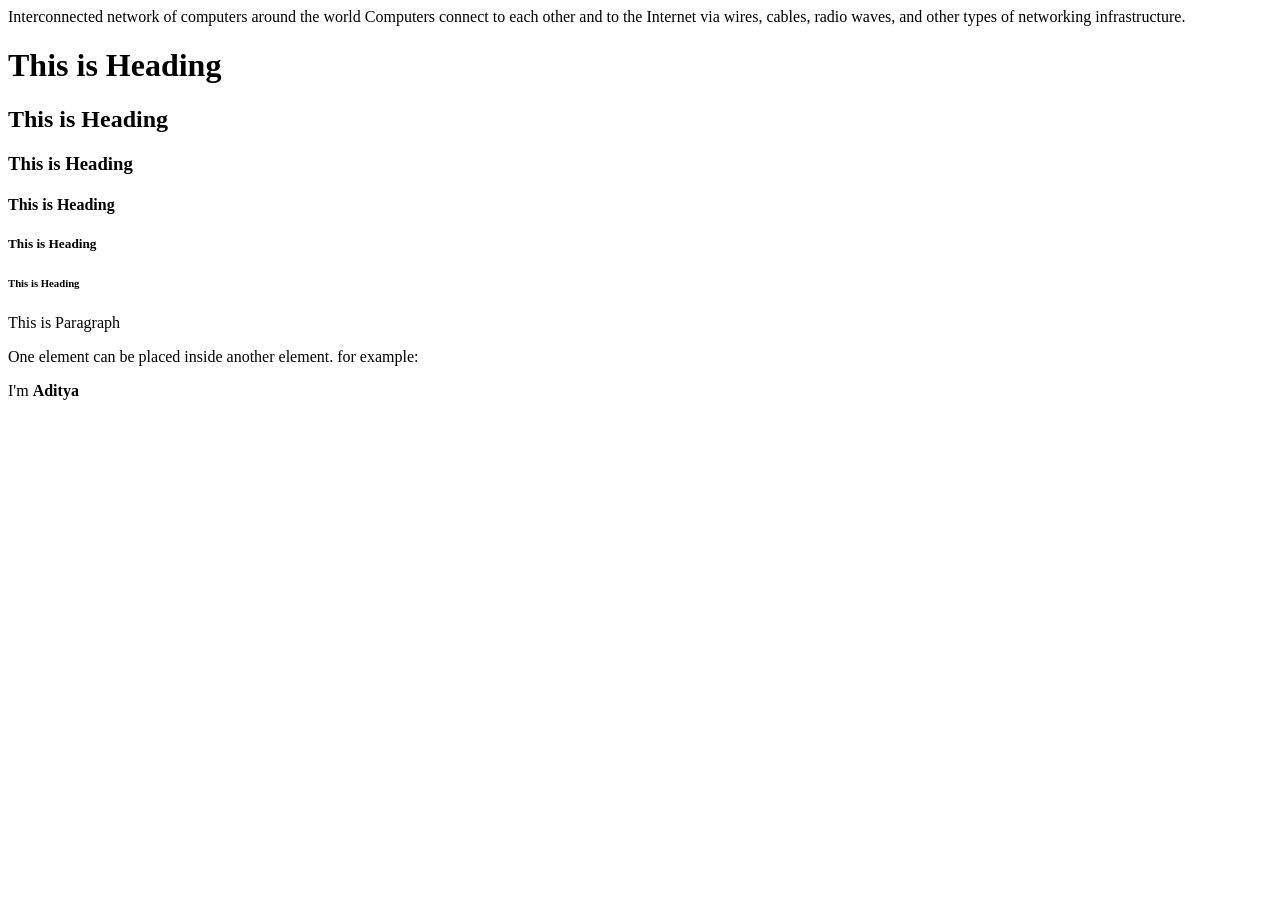
<file: Day_1/Index.html>
<!-- What is internet ? -->
Interconnected network of computers around the world

<!-- How internet works -->
Computers connect to each other and to the Internet via wires, cables, radio
waves, and other types of networking infrastructure.

<!-- Heading elements in html -->

<h1>This is Heading</h1>
<h2>This is Heading</h2>
<h3>This is Heading</h3>
<h4>This is Heading</h4>
<h5>This is Heading</h5>
<h6>This is Heading</h6>

<!-- Paragraph element in html -->

<p>This is Paragraph</p>

<!-- What is nested element in html? -->
One element can be placed inside another element. for example:

<p>I'm <b>Aditya</b></p>

<!-- HTML Boilerplate Code -->

<!DOCTYPE html>
<html lang="en">
  <head>
    <meta charset="UTF-8" />
    <meta name="viewport" content="width=device-width, initial-scale=1.0" />
    <title>Document</title>
  </head>
  <body></body>
</html>
</file>
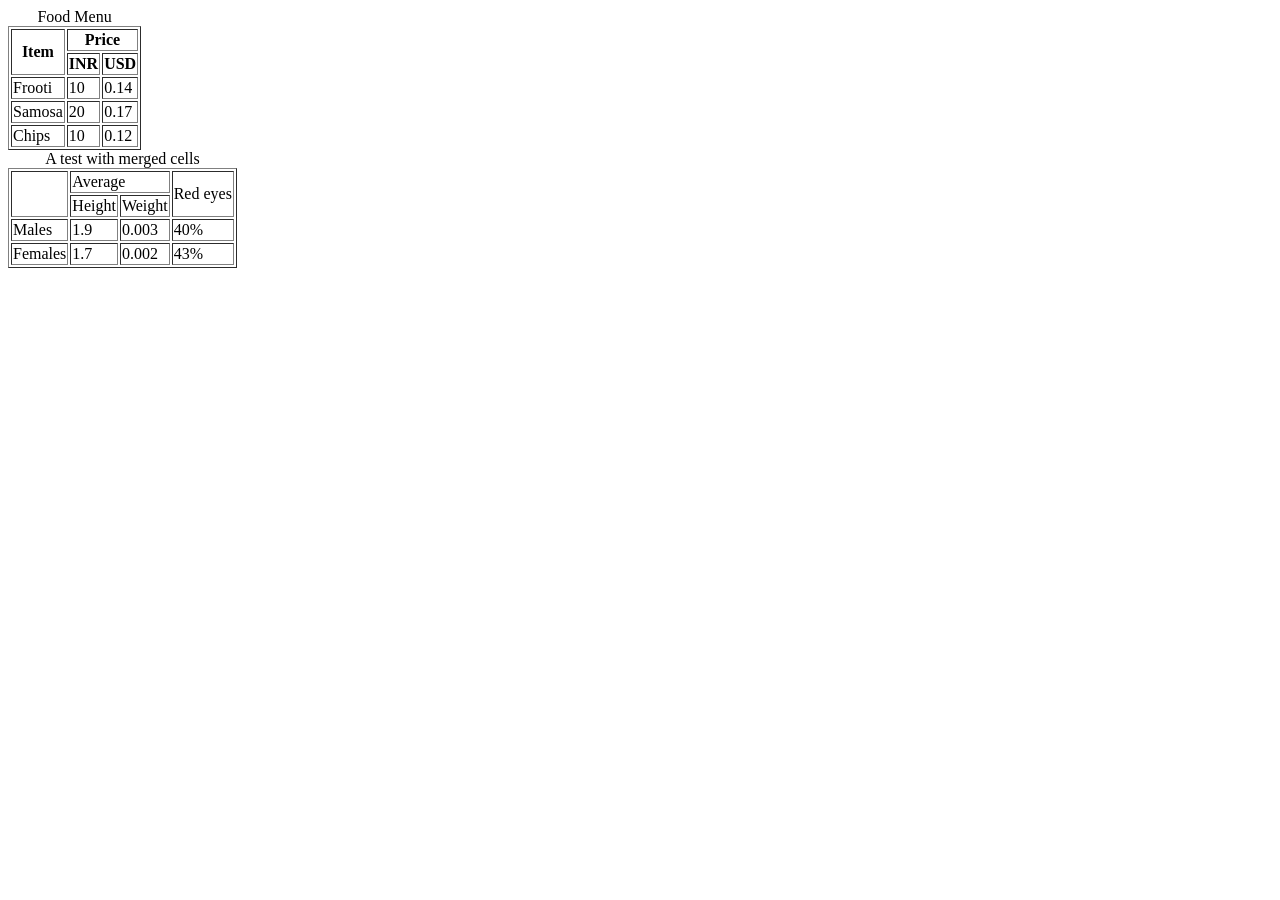
<file: Day_4/index.html>
<!DOCTYPE html>
<html lang="en">
  <head>
    <meta charset="UTF-8" />
    <meta name="viewport" content="width=device-width, initial-scale=1.0" />
    <title>HTMl - level 3</title>
  </head>
  <body>
    <!-- Tables in HTML -->
    <!-- <tr> tag used to display table row -->
    <!-- <td> tag used to display table data -->
    <!-- <th> tag used to display table header -->
    <!-- <thead> tag used to wrap table header -->
    <!-- <tbody> tag used to wrap table body -->
    <!-- <tfoot> tag used to wrap table footer -->

    <!-- colspan and rowspan attributes -->
    <!-- Used to create cells which spans over multiple rows or columns -->
    <!-- rowspan="" -->
    <!-- colspan="" -->

    <table border="black">
      <caption>
        Food Menu
      </caption>
      <thead>
        <tr>
          <th rowspan="2">Item</th>
          <th colspan="2">Price</th>
        </tr>
        <tr>
          <th>INR</th>
          <th>USD</th>
        </tr>
      </thead>
      <tbody>
        <tr>
          <td>Frooti</td>
          <td>10</td>
          <td>0.14</td>
        </tr>
        <tr>
          <td>Samosa</td>
          <td>20</td>
          <td>0.17</td>
        </tr>
        <tr>
          <td>Chips</td>
          <td>10</td>
          <td>0.12</td>
        </tr>
      </tbody>
    </table>

    <!-- Practice Question For Table -->

    <table border="black">
      <caption>
        A test with merged cells
      </caption>
      <thead>
        <tr>
          <td rowspan="2"></td>
          <td colspan="2">Average</td>
          <td rowspan="2">Red eyes</td>
        </tr>
        <tr>
          <td>Height</td>
          <td>Weight</td>
        </tr>
      </thead>
      <tbody>
        <tr>
          <td>Males</td>
          <td>1.9</td>
          <td>0.003</td>
          <td>40%</td>
        </tr>
        <tr>
          <td>Females</td>
          <td>1.7</td>
          <td>0.002</td>
          <td>43%</td>
        </tr>
      </tbody>
    </table>
  </body>
</html>
</file>
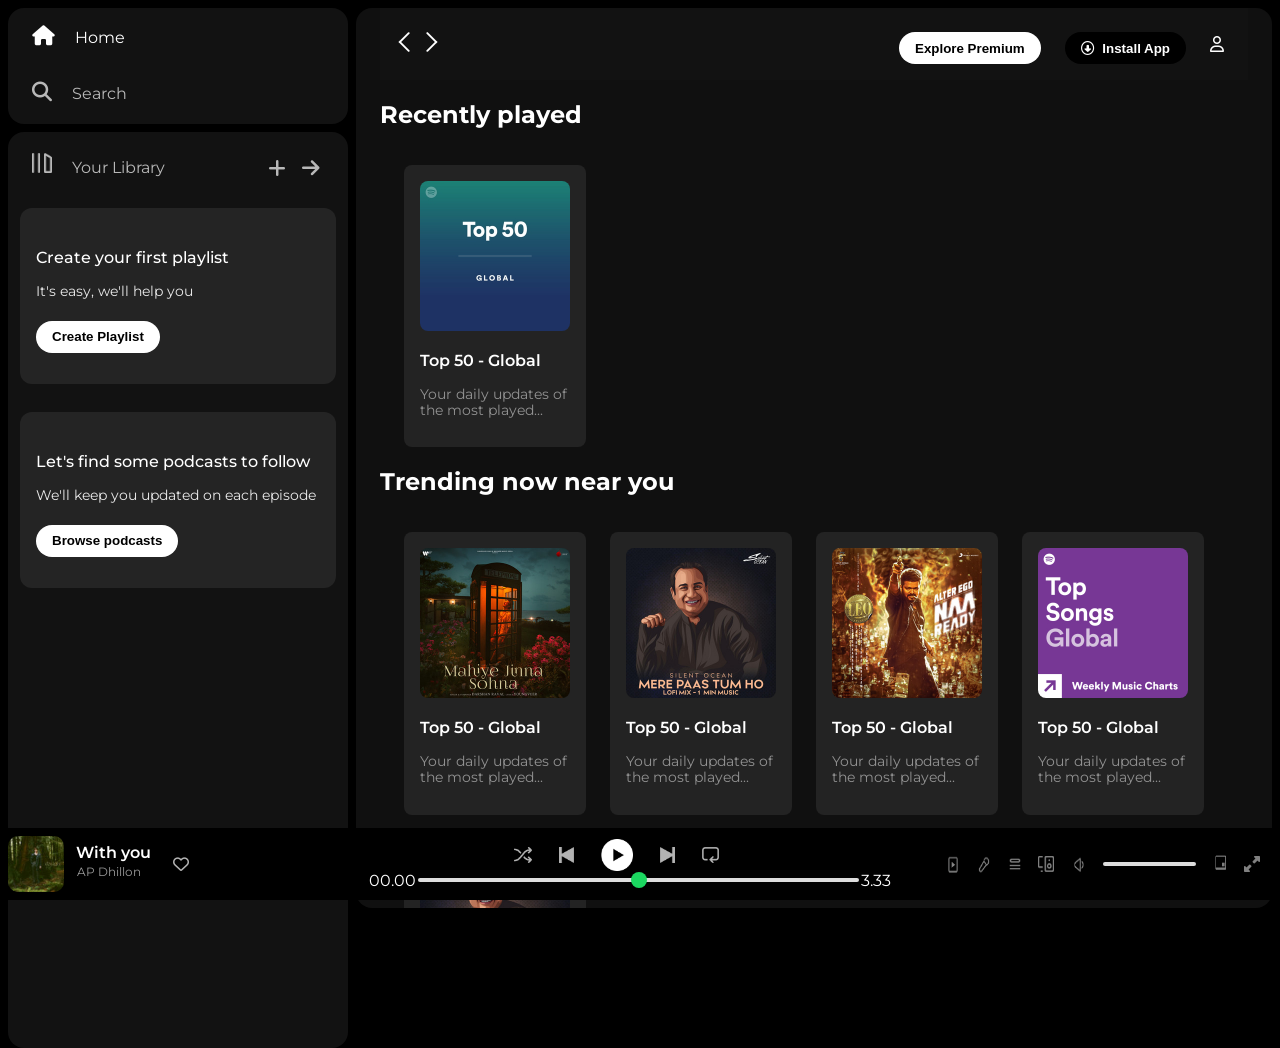
<file: CSS/Day_19/index.html>
<!DOCTYPE html>
<html lang="en">
  <head>
    <meta charset="UTF-8" />
    <meta name="viewport" content="width=device-width, initial-scale=1.0" />
    <title>Spotify - Web Player: Music for everyone</title>
    <link rel="stylesheet" href="style.css" />
    <link rel="preconnect" href="https://fonts.googleapis.com" />
    <link rel="preconnect" href="https://fonts.gstatic.com" crossorigin />
    <link
      href="https://fonts.googleapis.com/css2?family=Montserrat:ital,wght@0,100..900;1,100..900&display=swap"
      rel="stylesheet"
    />
    <link rel="icon" href="./asset/logo.png" />
    <link
      rel="stylesheet"
      href="https://cdnjs.cloudflare.com/ajax/libs/font-awesome/6.5.1/css/all.min.css"
      integrity="sha512-DTOQO9RWCH3ppGqcWaEA1BIZOC6xxalwEsw9c2QQeAIftl+Vegovlnee1c9QX4TctnWMn13TZye+giMm8e2LwA=="
      crossorigin="anonymous"
      referrerpolicy="no-referrer"
    />
  </head>
  <body>
    <div class="main">
      <div class="sidebar">
        <div class="nav">
          <div class="nav-option" style="opacity: 1">
            <i class="fa-solid fa-house"></i>
            <a href="#">Home</a>
          </div>
          <div class="nav-option">
            <i class="fa-solid fa-magnifying-glass"></i>
            <a href="#">Search</a>
          </div>
        </div>
        <div class="library">
          <div class="options">
            <div class="lib-option nav-option">
              <img src="./asset/library_icon.png" alt="" />
              <a href="#">Your Library</a>
            </div>
            <div class="icons">
              <i class="fa-solid fa-plus"></i>
              <i class="fa-solid fa-arrow-right"></i>
            </div>
          </div>
          <div class="lib-box">
            <div class="box">
              <p class="box-p1">Create your first playlist</p>
              <p class="box-p2">It's easy, we'll help you</p>
              <button class="badge">Create Playlist</button>
            </div>
            <div class="box">
              <p class="box-p1">Let's find some podcasts to follow</p>
              <p class="box-p2">We'll keep you updated on each episode</p>
              <button class="badge">Browse podcasts</button>
            </div>
          </div>
        </div>
      </div>
      <div class="main-content">
        <div class="sticky-nav">
          <div class="sticky-nav-icons">
            <img src="./asset/backward_icon.png" />
            <img src="./asset/forward_icon.png" class="hide" />
          </div>
          <div class="sticky-nav-options">
            <button class="badge nav-item hide">Explore Premium</button>
            <button class="badge nav-item dark-badge">
              <i
                class="fa-regular fa-circle-down"
                style="margin-right: 5px"
              ></i>
              Install App
            </button>
            <i class="fa-regular fa-user nav-item"></i>
          </div>
        </div>

        <h2>Recently played</h2>
        <div class="card-container">
          <div class="card">
            <img src="./asset/card1img.jpeg" alt="" class="card-img" />
            <p class="card-title">Top 50 - Global</p>
            <p class="card-info">Your daily updates of the most played...</p>
          </div>
        </div>

        <h2>Trending now near you</h2>
        <div class="card-container">
          <div class="card">
            <img src="./asset/card2img.jpeg" alt="" class="card-img" />
            <p class="card-title">Top 50 - Global</p>
            <p class="card-info">Your daily updates of the most played...</p>
          </div>
          <div class="card">
            <img src="./asset/card3img.jpeg" alt="" class="card-img" />
            <p class="card-title">Top 50 - Global</p>
            <p class="card-info">Your daily updates of the most played...</p>
          </div>
          <div class="card">
            <img src="./asset/card4img.jpeg" alt="" class="card-img" />
            <p class="card-title">Top 50 - Global</p>
            <p class="card-info">Your daily updates of the most played...</p>
          </div>
          <div class="card">
            <img src="./asset/card5img.jpeg" alt="" class="card-img" />
            <p class="card-title">Top 50 - Global</p>
            <p class="card-info">Your daily updates of the most played...</p>
          </div>
          <div class="card">
            <img src="./asset/card3img.jpeg" alt="" class="card-img" />
            <p class="card-title">Top 50 - Global</p>
            <p class="card-info">Your daily updates of the most played...</p>
          </div>
        </div>

        <h2>Featured charts</h2>
        <div class="card-container">
          <div class="card">
            <img src="./asset/card1img.jpeg" alt="" class="card-img" />
            <p class="card-title">Top 50 - Global</p>
            <p class="card-info">Your daily updates of the most played...</p>
          </div>
          <div class="card">
            <img src="./asset/card5img.jpeg" alt="" class="card-img" />
            <p class="card-title">Top 50 - Global</p>
            <p class="card-info">Your daily updates of the most played...</p>
          </div>
          <div class="card">
            <img src="./asset/card6img.jpeg" alt="" class="card-img" />
            <p class="card-title">Top Songs - India</p>
            <p class="card-info">Your daily updates of the most played...</p>
          </div>
        </div>
        <div class="footer">
          <div class="line"></div>
        </div>
      </div>
    </div>

    <div class="music-player">
      <div class="album">
        <img src="./Homework Assets/album_picture.jpeg" />
        <div class="song">
          <span><a href="#">With you</a></span>
        </div>
        <div class="artist">
          <span><a href="#">AP Dhillon</a></span>
        </div>
        <i class="fa-regular fa-heart"></i>
      </div>

      <div class="player">
        <div class="player-control">
          <img src="./asset/player_icon1.png" class="player-ctrl-icon" />
          <img src="./asset/player_icon2.png" class="player-ctrl-icon" />
          <img
            src="./asset/player_icon3.png"
            class="player-ctrl-icon"
            style="opacity: 1; height: 2rem"
          />
          <img src="./asset/player_icon4.png" class="player-ctrl-icon" />
          <img src="./asset/player_icon5.png" class="player-ctrl-icon" />
        </div>
        <div class="playback-bar">
          <span class="curr-time">00.00</span>
          <input type="range" min="0" max="100" class="progress-bar" />
          <span class="tot-time">3.33</span>
        </div>
      </div>
      <div class="controls">
        <img
          src="./Homework Assets/controls_icon1.png"
          style="height: 35px"
          class="pic1"
        />
        <img
          src="./Homework Assets/controld_icon2.png"
          style="height: 35px"
          class="pic2"
        />
        <img src="./Homework Assets/controls_icon3.png" class="pic3" />
        <img src="./Homework Assets/controls_icon4.png" class="pic4" />
        <img
          src="./Homework Assets/controls_icon5.png"
          style="height: 35px"
          class="pic5"
        />
        <input type="range" min="0" max="100" class="ctrl-progress-bar" />
        <img
          src="./Homework Assets/album_icon2.png"
          style="height: 35px"
          class="pic6"
        />
        <i class="fa-solid fa-up-right-and-down-left-from-center"></i>
      </div>
    </div>
  </body>
</html>
</file>
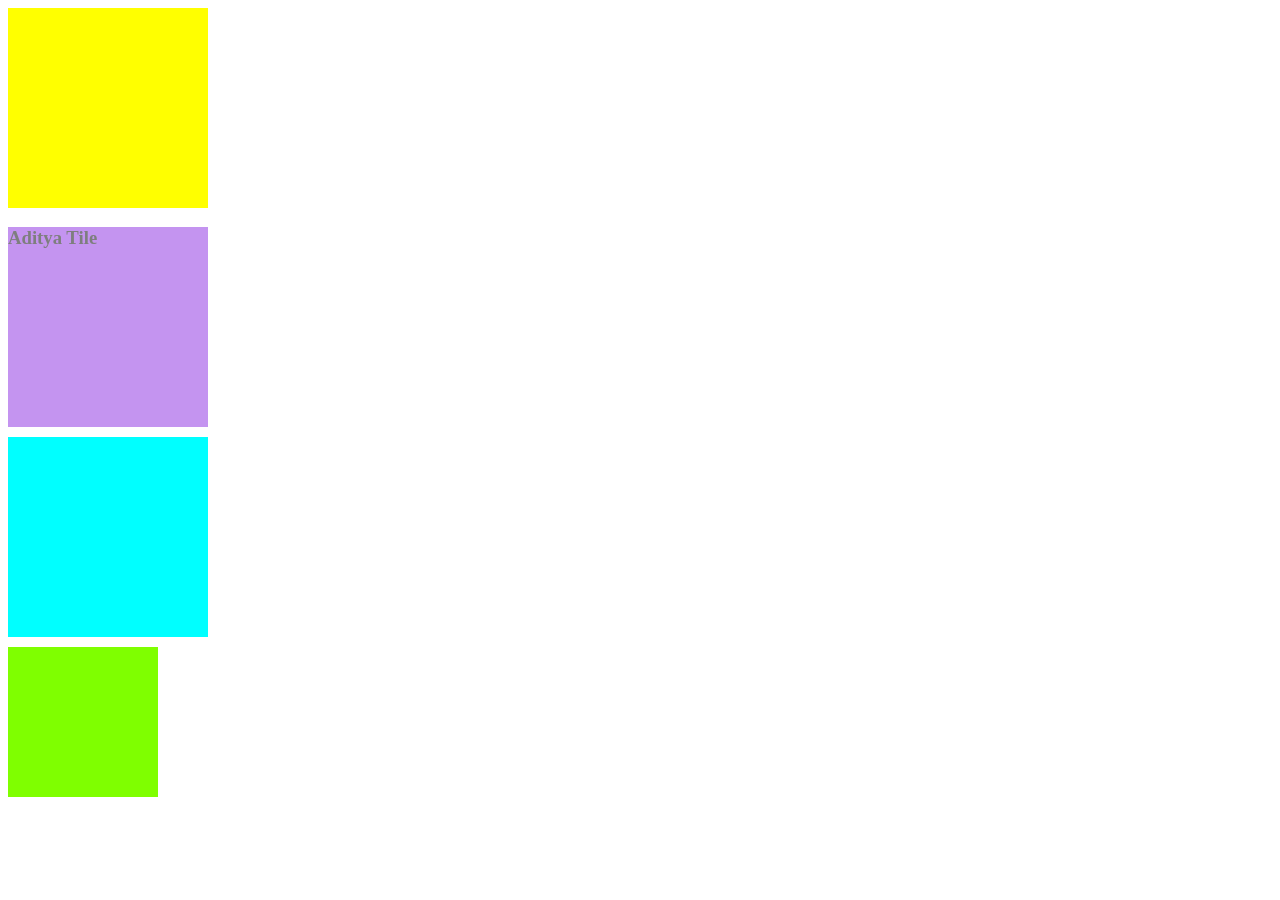
<file: CSS/Day_10/Alpha Channel/index.html>
<!DOCTYPE html>
<html lang="en">
  <head>
    <meta charset="UTF-8" />
    <meta name="viewport" content="width=device-width, initial-scale=1.0" />
    <title>Alpha Channel</title>
    <link rel="stylesheet" href="style.css" />
  </head>
  <body>
    <div></div>
    <div id="opacity">
      <h3>Aditya Tile</h3>
    </div>
    <div id="transition"></div>
    <div class="transition1"></div>
  </body>
</html>
</file>
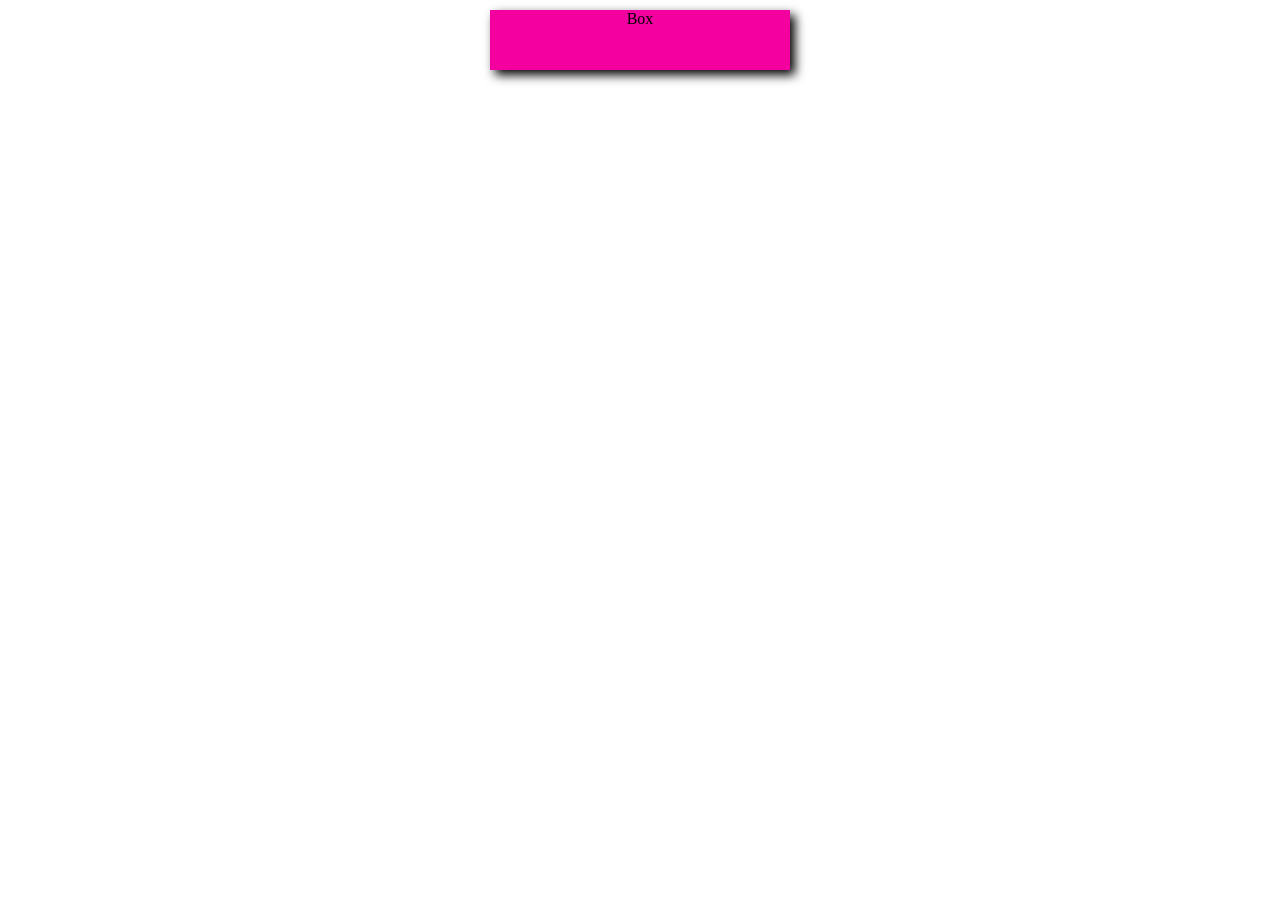
<file: CSS/Day_10/Box Shadow/index.html>
<!DOCTYPE html>
<html lang="en">
  <head>
    <meta charset="UTF-8" />
    <meta name="viewport" content="width=device-width, initial-scale=1.0" />
    <title>Box Shadow</title>
    <link rel="stylesheet" href="style.css" />
  </head>
  <body>
    <div>Box</div>
  </body>
</html>
</file>
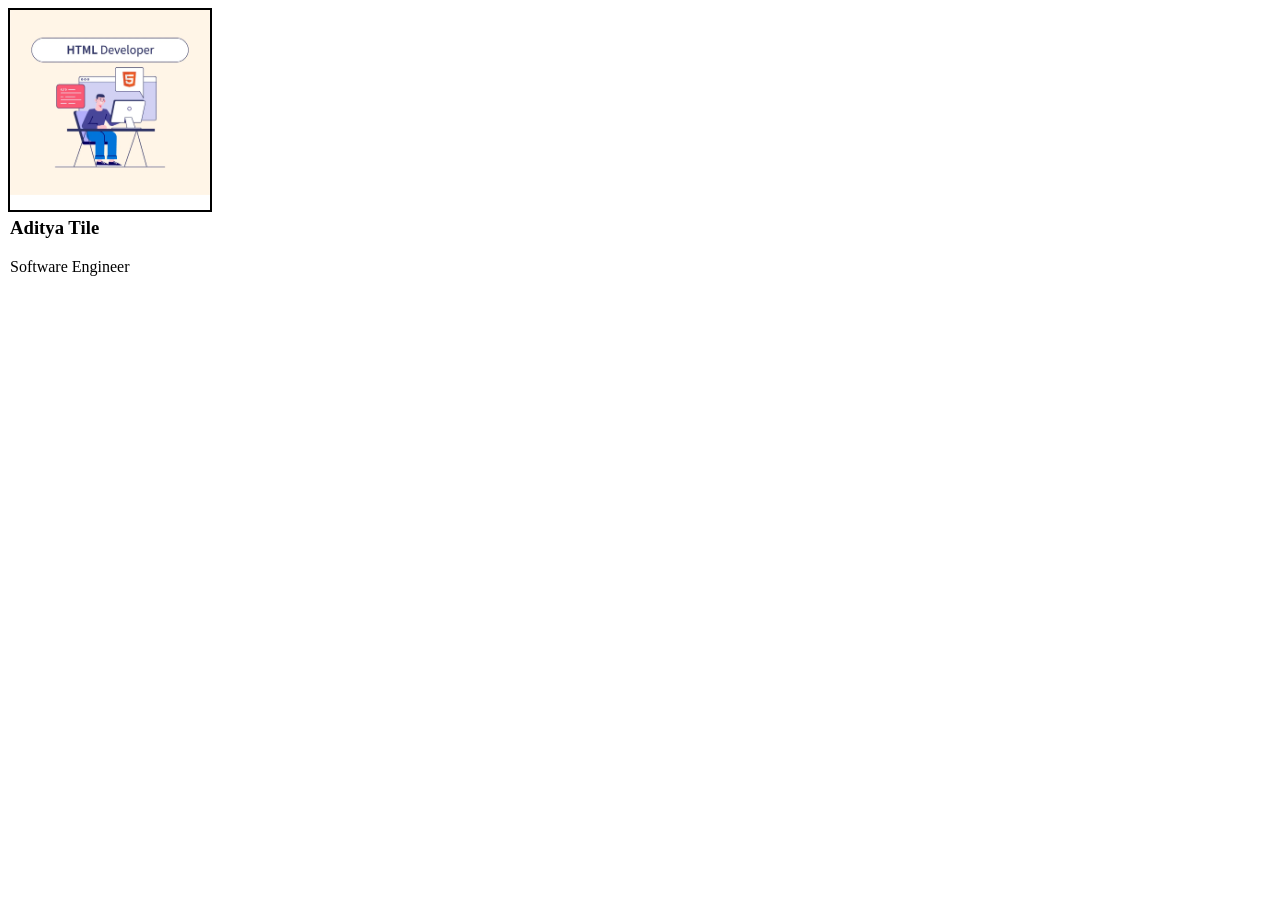
<file: CSS/Day_10/Card Hover Effect/index.html>
<!DOCTYPE html>
<html lang="en">
  <head>
    <meta charset="UTF-8" />
    <meta name="viewport" content="width=device-width, initial-scale=1.0" />
    <title>Card Hover</title>
    <link rel="stylesheet" href="style.css" />
  </head>
  <body>
    <div class="card">
      <img src="./dev.jpg" alt="image" />
      <h3>Aditya Tile</h3>
      <p>Software Engineer</p>
    </div>
  </body>
</html>
</file>
<file: CSS/Day_19/style.css>
body {
  font-family: "Montserrat", sans-serif;
  margin: 0;
  background-color: black;
  color: white;
  overflow: hidden;
}
.main {
  display: flex;
  height: 100vh;
  padding: 0.5rem;
}
.sidebar {
  background-color: #000;
  width: 340px;
  border-radius: 1rem;
  margin-right: 0.5rem;
}
.main-content {
  background-color: #101010;
  flex: 1;
  border-radius: 1rem;
  overflow: auto;
  padding: 0 1.5rem 0 1.5rem;
}
.music-player {
  background-color: #000;
  position: fixed;
  bottom: 0px;
  width: 100%;
  height: 72px;
}
a {
  text-decoration: none;
  color: #fff;
}
.nav {
  background-color: #121212;
  border-radius: 1rem;
  display: flex;
  flex-direction: column;
  justify-content: center;
  height: 100px;
  padding: 0.5rem 0.75rem;
}
.nav-option {
  line-height: 2.5rem;
  opacity: 0.7;
  padding: 0.5rem 0.75rem;
}
.nav-option:hover {
  opacity: 1;
}
.nav-option i {
  font-size: 1.25rem;
}
.nav-option a {
  font-size: 1rem;
  margin: 1rem;
}
.library {
  background-color: #121212;
  border-radius: 1rem;
  height: 100%;
  margin-top: 0.5rem;
  padding: 0.5rem 0.75rem;
}
.options {
  display: flex;
  justify-content: space-between;
  align-items: center;
}
.lib-option img {
  height: 1.25rem;
  width: 1.25rem;
}
.icons {
  font-size: 1.25rem;
  display: flex;
}
.icons i {
  opacity: 0.7;
  margin-right: 1rem;
}
.icons i:hover {
  opacity: 1;
}
.box {
  height: 8rem;
  background-color: #242424;
  border-radius: 0.75rem;
  margin: 0.75rem 0 1.75rem 0;
  padding: 1.5rem 1rem;
}
.box-p1 {
  font-size: 1rem;
  font-weight: 500;
}
.box-p2 {
  font-size: 0.85rem;
  opacity: 0.9;
}
.badge {
  background-color: #fff;
  border: none;
  border-radius: 100px;
  padding: 0.25rem 1rem;
  font-weight: 700;
  margin-top: 0.5rem;
  height: 2rem;
  width: fit-content;
}
.dark-badge {
  background-color: #000;
  color: #fff;
}
.sticky-nav {
  position: sticky;
  top: 0;
  background-color: #121212;
  display: flex;
  justify-content: space-between;
  align-items: center;
  padding: 1rem 0 1rem 0;
  z-index: 1;
}
.sticky-nav-icons {
  margin-left: 0.75rem;
}
.sticky-nav-options {
  display: flex;
  justify-content: center;
  align-items: center;
}
.nav-item {
  margin-right: 1.5rem;
}
@media (max-width: 1000px) {
  .hide {
    display: none;
  }
}
.card {
  background-color: #232323;
  width: 150px;
  border-radius: 0.5rem;
  padding: 1rem;
  margin-left: 1.5rem;
  margin-top: 1rem;
}
.card-container {
  display: flex;
  flex-wrap: wrap;
}
.card-img {
  width: 100%;
  border-radius: 0.5rem;
}
.card-title {
  font-weight: 600;
}
.card-info {
  font-size: 0.85rem;
  opacity: 0.5;
}
.footer {
  height: 200px;
  display: flex;
  align-items: center;
  justify-content: center;
}
.line {
  width: 90%;
  height: 30%;
  border-top: 1px solid white;
  opacity: 0.4;
}
.music-player {
  display: flex;
  justify-content: space-between;
  align-items: center;
}

.player {
  width: 50%;
}
.controls {
  width: 25%;
}
.player-control {
  display: flex;
  justify-content: center;
  align-items: center;
}
.player-ctrl-icon {
  height: 1rem;
  margin-right: 1.7rem;
  opacity: 0.7;
}
.player-ctrl-icon:hover {
  opacity: 1;
}
.playback-bar {
  display: flex;
  justify-content: center;
  align-items: center;
}
.progress-bar {
  width: 70%;
  appearance: none;
  background-color: transparent;
  cursor: pointer;
}
.progress-bar::-webkit-slider-runnable-track {
  background-color: #ddd;
  border-radius: 100px;
  height: 0.2rem;
}
.progress-bar::-webkit-slider-thumb {
  appearance: none;
  height: 1rem;
  width: 1rem;
  background-color: #1bd760;
  border-radius: 50%;
  margin-top: -6px;
}
.album {
  width: 25%;
  display: flex;
}
.album img {
  height: 56px;
  width: 56px;
  border-radius: 10px;
  margin-left: 8px;
}

.song a {
  /* font-size: 0.85rem; */
  height: 19.2px;
  width: 56.75px;
  padding: 0px 12px 0px 12px;
  font-weight: 600;
  line-height: normal;
  text-align: center;
  position: relative;
  top: 12%;
}
.song a:hover {
  text-decoration: underline;
}
.artist {
  height: 15.2px;
  position: absolute;
  top: 30px;
  left: 65px;
  padding: 0px 12px 0px 12px;
  margin-top: 0.4rem;
  font-size: 12px;
  font-weight: 400;
  opacity: 0.6;
}
.artist:hover {
  opacity: 1;
  text-decoration: underline;
}
.album i {
  height: 1rem;
  width: 1rem;
  padding: 10px 10px;
  position: relative;
  top: 10px;
  opacity: 0.7;
}
.album i:hover {
  opacity: 1;
}

/* Controls */
.controls {
  display: flex;
  justify-content: space-between;
  align-items: center;
  margin-right: 20px;
}
.pic1 {
  opacity: 0.8;
}
.pic1:hover {
  opacity: 1;
}
.pic2 {
  opacity: 0.8;
}
.pic2:hover {
  opacity: 1;
}
.pic3 {
  opacity: 0.5;
}
.pic3:hover {
  opacity: 1;
}
.pic4 {
  opacity: 0.5;
}
.pic4:hover {
  opacity: 1;
}
.pic5 {
  opacity: 0.7;
}
.pic5:hover {
  opacity: 1;
}
.pic6 {
  opacity: 0.7;
}
.pic6:hover {
  opacity: 1;
}
.controls i {
  opacity: 0.5;
}
.controls i:hover {
  opacity: 1;
}
.ctrl-progress-bar {
  appearance: none;
  width: 5.81rem;
  background-color: transparent;
  cursor: pointer;
}
.ctrl-progress-bar::-webkit-slider-runnable-track {
  background-color: #ddd;
  border-radius: 100px;
  height: 0.2rem;
  margin: -6;
}
.ctrl-progress-bar::-webkit-slider-runnable-track:hover {
  background-color: #1bd760;
}
.ctrl-progress-bar::-webkit-slider-thumb {
  appearance: none;
  background-color: #ddd;
  height: 0.5rem;
  width: 0.5rem;
  border-radius: 50%;
  margin-top: -2px;
  opacity: 0;
}
.ctrl-progress-bar::-webkit-slider-thumb:hover {
  opacity: 1;
}
.controls img {
  height: 1rem;
  width: 1rem;
}
.controls i {
  width: 1rem;
  height: 1rem;
}
</file>
<file: CSS/Day_10/Alpha Channel/style.css>
/* 1.Alpha Channel */

/* Sets a opacity for a color */
/* Ranges 0 to 1 */
/* 0 means hidden */

div {
  height: 200px;
  width: 200px;
  background-color: rgba(255, 255, 0, 1);
}

/* 2.Opacity */

/* Sets the opacity for the element */
/* Ranges from 0 to 1 */

#opacity {
  height: 200px;
  width: 200px;
  background-color: blueviolet;
  opacity: 0.5;
}

/* CSS Transition */
/* Transition enables you to define the transition between two states of an element. */

#transition {
  height: 200px;
  width: 200px;
  background-color: aqua;
  margin-top: 10px;
  transition: 1s;
  transition-delay: 1s;
}

#transition:hover {
  background-color: black;
  border-radius: 50%;
}

/* Transition Timing */

.transition1 {
  height: 150px;
  width: 150px;
  background-color: chartreuse;
  margin-top: 10px;
  transition: margin-left 1s ease-in;
}

.transition1:hover {
  margin-left: 400px;
  background-color: chocolate;
  border-radius: 50%;
}
</file>
<file: CSS/Day_10/Box Shadow/style.css>
/* Box Shadow */
/* It add shadow effects around an elements frame */

div {
  height: 60px;
  width: 300px;
  background-color: #f400a1;
  text-align: center;
  margin: 10px auto;
  box-shadow: 5px 5px 10px black;
}
</file>
<file: CSS/Day_10/Card Hover Effect/style.css>
.card {
  width: 200px;
  height: 200px;
  border: 2px solid black;
}

img {
  width: 100%;
}
</file>
